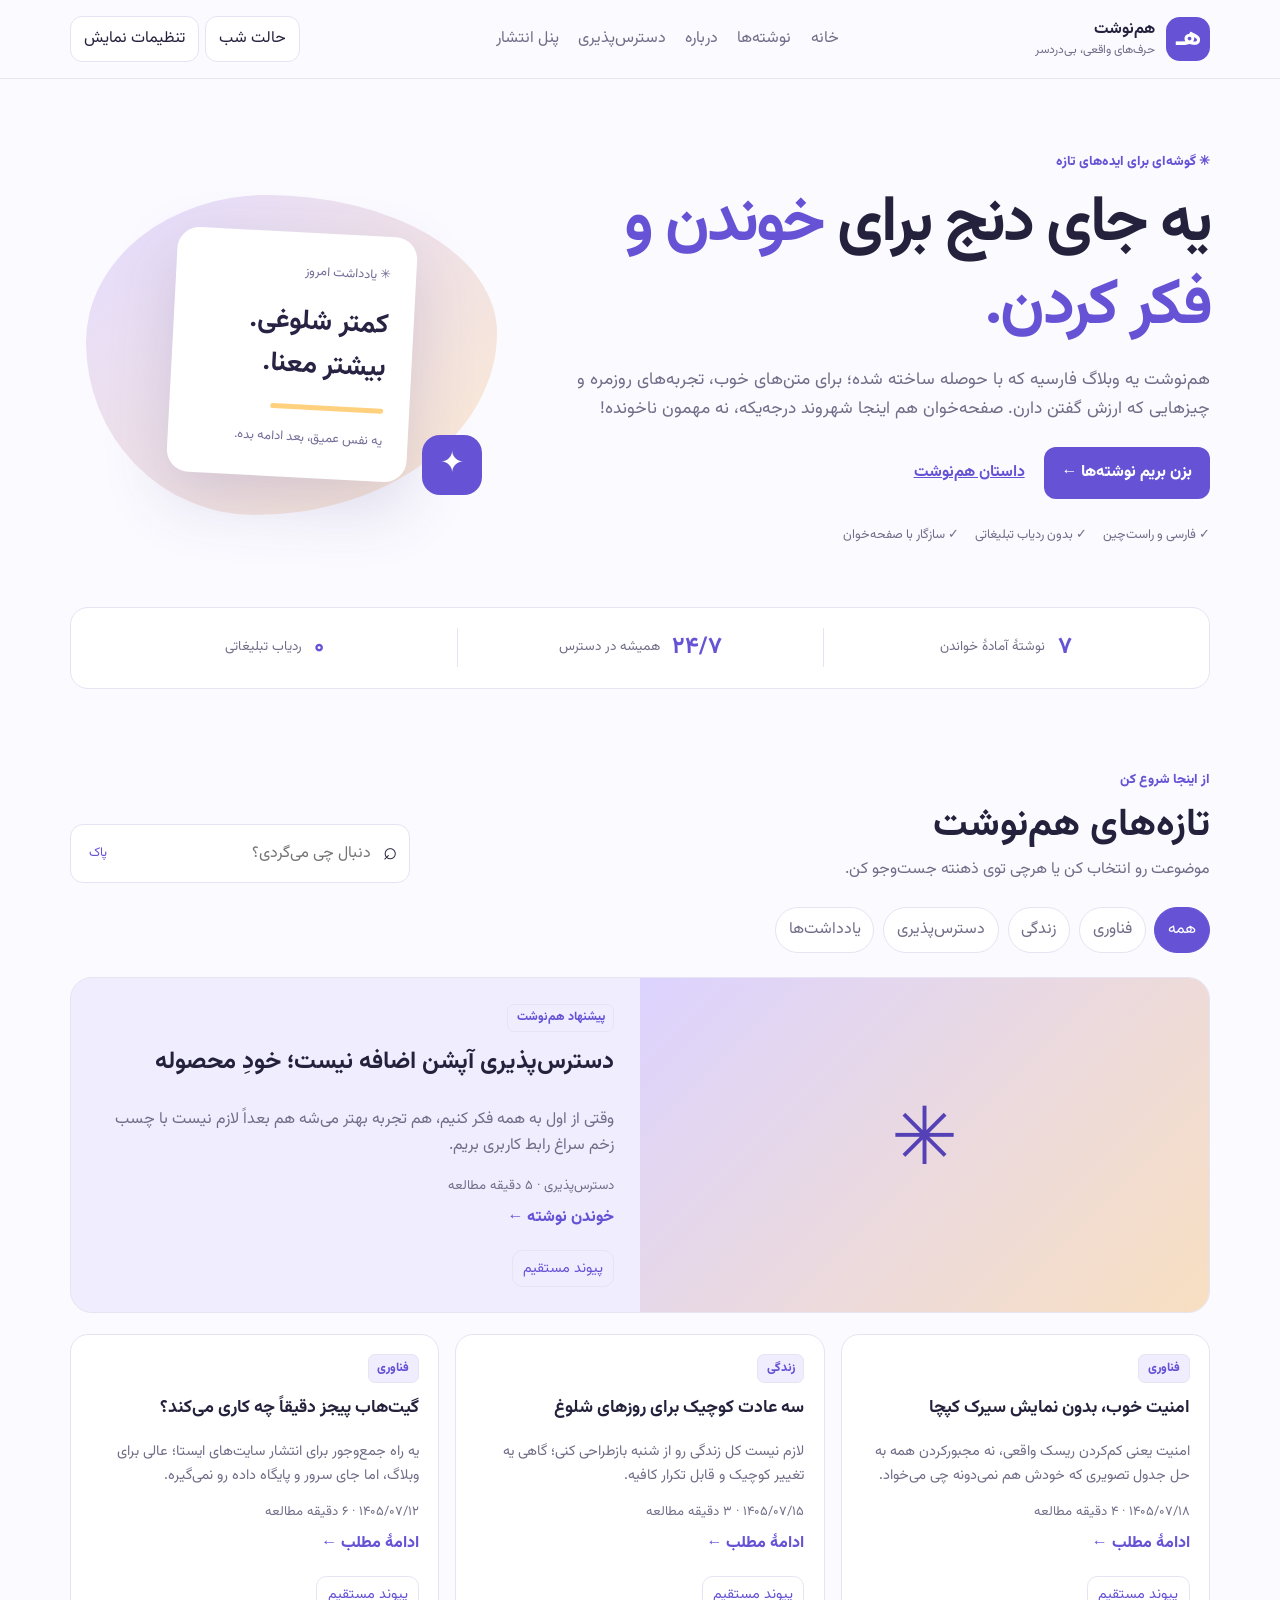
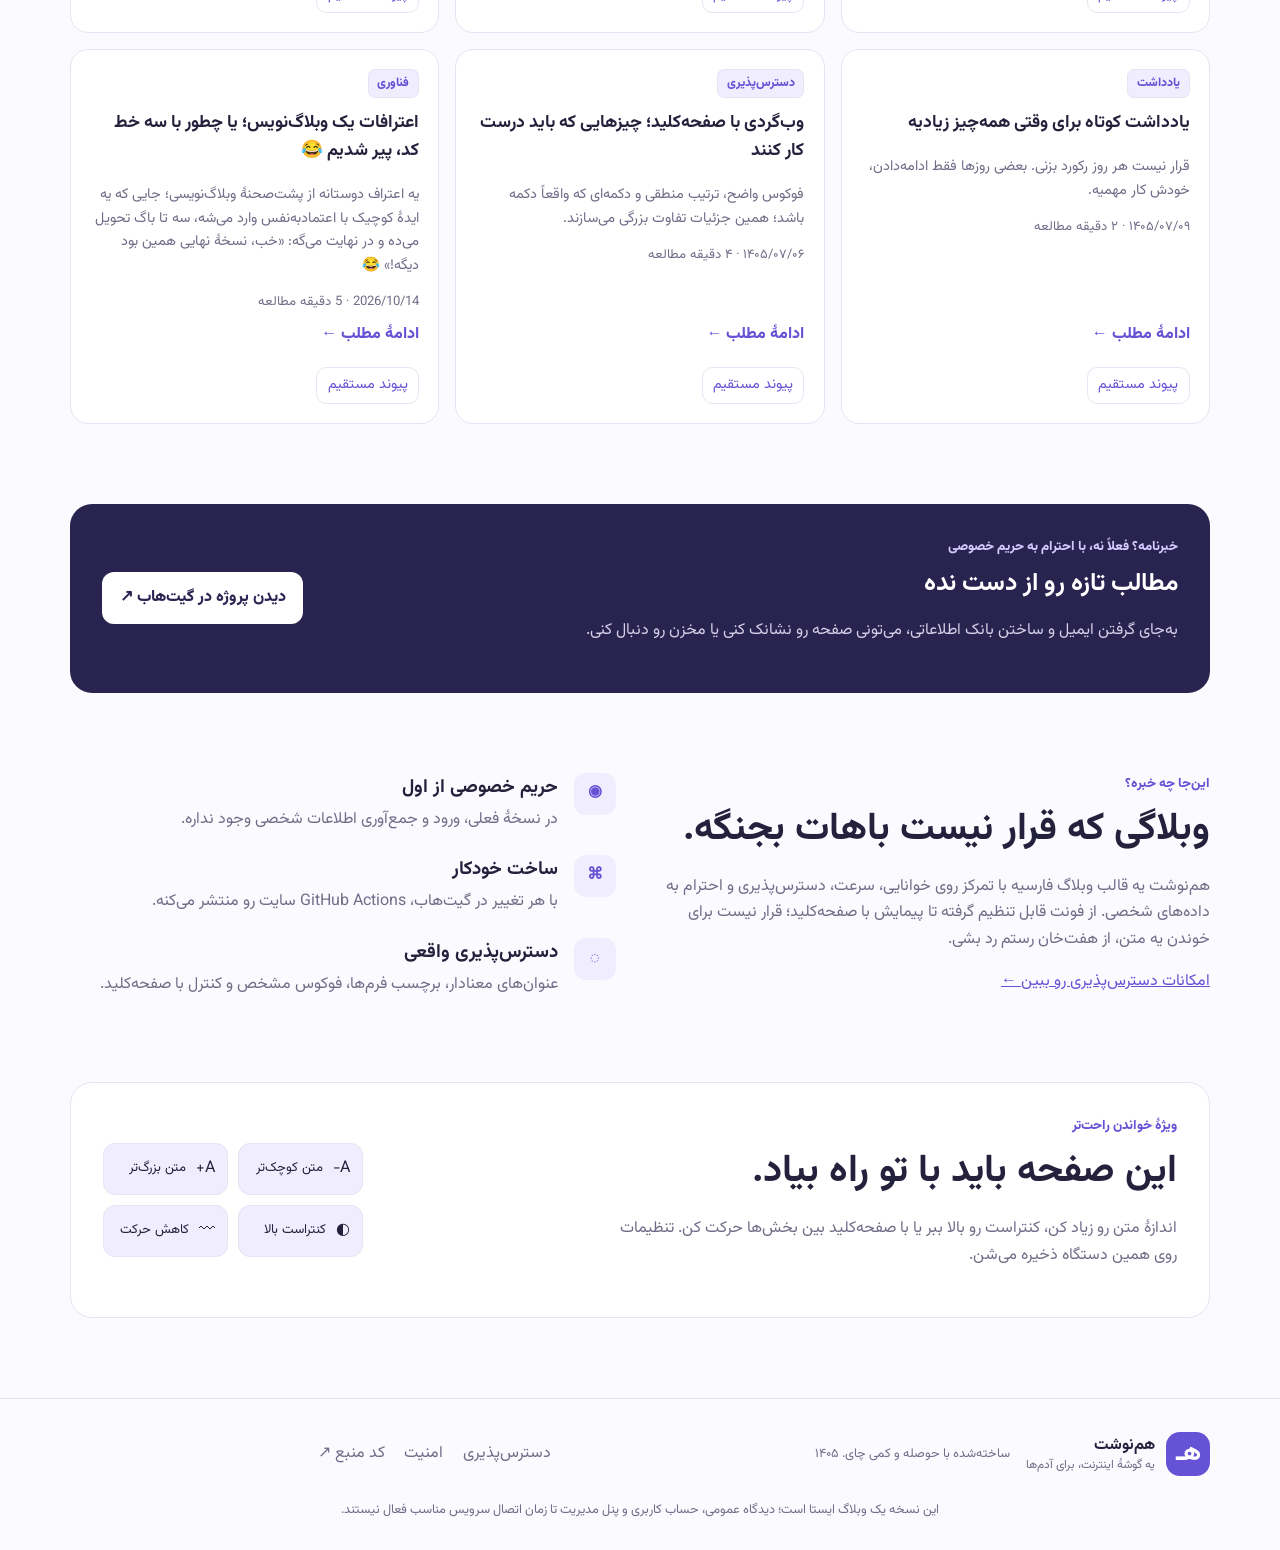
<file: index.html>
<!doctype html>
<html lang="fa" dir="rtl"><head><meta charset="utf-8"><meta name="viewport" content="width=device-width,initial-scale=1"><meta name="color-scheme" content="light dark"><meta name="description" content="هم‌نوشت؛ وبلاگی فارسی، امن‌محور و دسترس‌پذیر برای همه."><title>هم‌نوشت | وبلاگ برای همه</title><link rel="icon" href="assets/favicon.svg" type="image/svg+xml"><link rel="manifest" href="manifest.webmanifest"><link rel="stylesheet" href="assets/style.css"><script src="assets/app.js" defer></script></head>
<body><a class="skip" href="#main">رفتن به محتوای اصلی</a><header><div class="top"><a class="brand" href="#home"><span class="logo" aria-hidden="true">هـ</span><span><b>هم‌نوشت</b><small>حرف‌های واقعی، بی‌دردسر</small></span></a><button id="menuToggle" class="btn mobile" aria-expanded="false" aria-controls="nav">نمایش منو</button><nav id="nav" aria-label="ناوبری اصلی"><a href="#home">خانه</a><a href="#articles">نوشته‌ها</a><a href="#about">درباره</a><a href="#accessibility">دسترس‌پذیری</a><a href="admin/">پنل انتشار</a></nav><div class="head-tools"><button id="theme" class="btn" aria-pressed="false">حالت شب</button><button id="settingsOpen" class="btn" aria-haspopup="dialog">تنظیمات نمایش</button></div></div></header>
<main id="main" tabindex="-1"><section id="home" class="hero wrap"><div><p class="eyebrow">✳ گوشه‌ای برای ایده‌های تازه</p><h1>یه جای دنج برای <em>خوندن و فکر کردن.</em></h1><p class="lead">هم‌نوشت یه وبلاگ فارسیه که با حوصله ساخته شده؛ برای متن‌های خوب، تجربه‌های روزمره و چیزهایی که ارزش گفتن دارن. صفحه‌خوان هم اینجا شهروند درجه‌یکه، نه مهمون ناخونده!</p><div class="actions"><a class="primary" href="#articles">بزن بریم نوشته‌ها ←</a><a href="#about">داستان هم‌نوشت</a></div><p class="points">✓ فارسی و راست‌چین　 ✓ بدون ردیاب تبلیغاتی　 ✓ سازگار با صفحه‌خوان</p></div><div class="art" role="img" aria-label="طرح تزئینی یادداشت روز"><div class="paper"><span>✳ یادداشت امروز</span><strong>کمتر شلوغی.<br>بیشتر معنا.</strong><hr><small>یه نفس عمیق، بعد ادامه بده.</small></div><i>✦</i></div></section>
<section class="stats wrap" aria-label="آمار وبلاگ"><div><b id="count">۶</b><span>نوشتهٔ آمادهٔ خواندن</span></div><div><b>۲۴/۷</b><span>همیشه در دسترس</span></div><div><b>۰</b><span>ردیاب تبلیغاتی</span></div></section>
<section id="articles" class="wrap articles"><div class="section-head"><div><p class="eyebrow">از اینجا شروع کن</p><h2>تازه‌های هم‌نوشت</h2><p>موضوعت رو انتخاب کن یا هرچی توی ذهنته جست‌وجو کن.</p></div><label class="search"><span aria-hidden="true">⌕</span><span class="sr">جست‌وجو در نوشته‌ها</span><input id="search" type="search" placeholder="دنبال چی می‌گردی؟"><button id="clear" type="button" aria-label="پاک کردن جست‌وجو">پاک</button></label></div>
<div id="tabs" class="tabs" role="group" aria-label="فیلتر موضوع نوشته‌ها"><button class="active" data-cat="همه" aria-pressed="true">همه</button><button data-cat="فناوری" aria-pressed="false">فناوری</button><button data-cat="زندگی" aria-pressed="false">زندگی</button><button data-cat="دسترس‌پذیری" aria-pressed="false">دسترس‌پذیری</button><button data-cat="یادداشت" aria-pressed="false">یادداشت‌ها</button></div><p id="status" role="status" aria-live="polite" class="sr"></p><div id="featured"></div><div id="posts" class="grid"></div><div id="empty" hidden class="empty"><h3>چیزی پیدا نشد!</h3><p>یه عبارت دیگه امتحان کن یا فیلتر رو برگردون روی همه.</p><button id="reset" class="secondary">نمایش همهٔ نوشته‌ها</button></div></section>
<section class="newsletter wrap"><div><p class="eyebrow">خبرنامه؟ فعلاً نه، با احترام به حریم خصوصی</p><h2>مطالب تازه رو از دست نده</h2><p>به‌جای گرفتن ایمیل و ساختن بانک اطلاعاتی، می‌تونی صفحه رو نشانک کنی یا مخزن رو دنبال کنی.</p></div><a class="light" href="https://github.com/babayyamyrhsyn33-code/ai" target="_blank" rel="noopener noreferrer">دیدن پروژه در گیت‌هاب ↗</a></section>
<section id="about" class="wrap about"><div><p class="eyebrow">این‌جا چه خبره؟</p><h2>وبلاگی که قرار نیست باهات بجنگه.</h2><p>هم‌نوشت یه قالب وبلاگ فارسیه با تمرکز روی خوانایی، سرعت، دسترس‌پذیری و احترام به داده‌های شخصی. از فونت قابل تنظیم گرفته تا پیمایش با صفحه‌کلید؛ قرار نیست برای خوندن یه متن، از هفت‌خان رستم رد بشی.</p><a href="#accessibility">امکانات دسترس‌پذیری رو ببین ←</a></div><div class="values"><article><b aria-hidden="true">◉</b><div><h3>حریم خصوصی از اول</h3><p>در نسخهٔ فعلی، ورود و جمع‌آوری اطلاعات شخصی وجود نداره.</p></div></article><article><b aria-hidden="true">⌘</b><div><h3>ساخت خودکار</h3><p>با هر تغییر در گیت‌هاب، GitHub Actions سایت رو منتشر می‌کنه.</p></div></article><article><b aria-hidden="true">◌</b><div><h3>دسترس‌پذیری واقعی</h3><p>عنوان‌های معنادار، برچسب فرم‌ها، فوکوس مشخص و کنترل با صفحه‌کلید.</p></div></article></div></section>
<section id="accessibility" class="wrap access"><div><p class="eyebrow">ویژهٔ خواندن راحت‌تر</p><h2>این صفحه باید با تو راه بیاد.</h2><p>اندازهٔ متن رو زیاد کن، کنتراست رو بالا ببر یا با صفحه‌کلید بین بخش‌ها حرکت کن. تنظیمات روی همین دستگاه ذخیره می‌شن.</p></div><div class="access-tools"><button id="smaller">A− <span>متن کوچک‌تر</span></button><button id="bigger">A+ <span>متن بزرگ‌تر</span></button><button id="contrast" aria-pressed="false">◐ <span>کنتراست بالا</span></button><button id="motion" aria-pressed="false">〰 <span>کاهش حرکت</span></button></div></section>
<section id="settings" class="overlay" role="dialog" aria-modal="true" aria-labelledby="settingsTitle" hidden><div class="dialog"><div class="dialog-head"><h2 id="settingsTitle">تنظیمات نمایش</h2><button id="settingsClose" class="btn">بستن ✕</button></div><p>این تنظیمات فقط در همین مرورگر ذخیره می‌شن.</p><label class="setting">اندازهٔ متن <input id="fontSize" type="range" min="100" max="150" step="10" value="100"><output id="fontValue">۱۰۰٪</output></label><label class="setting">فاصلهٔ خطوط <select id="lineHeight"><option value="1.65">معمولی</option><option value="1.9">بازتر</option><option value="2.2">خیلی باز</option></select></label><button id="settingsReset" class="secondary">تنظیمات اولیه</button></div></section>
<section id="reader" class="overlay" role="dialog" aria-modal="true" aria-labelledby="readerTitle" hidden><article class="dialog reader"><div class="dialog-head"><span id="readerCat" class="tag"></span><button id="readerClose" class="btn">بستن ✕</button></div><h2 id="readerTitle" tabindex="-1"></h2><p id="readerMeta" class="muted"></p><div id="readerBody" class="reader-body"></div><div class="reader-actions"><button id="bookmark" class="secondary" aria-pressed="false">☆ ذخیره برای بعد</button><a id="sharePost" class="secondary" href="?post=a11y">کپی پیوند نوشته</a><a class="primary" href="https://github.com/babayyamyrhsyn33-code/ai/discussions" target="_blank" rel="noopener noreferrer">گفت‌وگو در گیت‌هاب ↗</a></div><p class="muted note">گفت‌وگوهای عمومی از طریق گیت‌هاب انجام می‌شن؛ برای فعال‌شدن Discussions باید این قابلیت در تنظیمات مخزن روشن باشه. این سایت رمز یا اطلاعات حساس نمی‌گیره.</p></article></section></main>
<footer><div class="foot wrap"><a class="brand" href="#home"><span class="logo" aria-hidden="true">هـ</span><span><b>هم‌نوشت</b><small>یه گوشهٔ اینترنت، برای آدم‌ها</small></span></a><p>ساخته‌شده با حوصله و کمی چای. ۱۴۰۵</p><nav aria-label="پیوندهای پایانی"><a href="#accessibility">دسترس‌پذیری</a><a href="SECURITY.md">امنیت</a><a href="https://github.com/babayyamyrhsyn33-code/ai" target="_blank" rel="noopener noreferrer">کد منبع ↗</a></nav></div><p class="footnote">این نسخه یک وبلاگ ایستا است؛ دیدگاه عمومی، حساب کاربری و پنل مدیریت تا زمان اتصال سرویس مناسب فعال نیستند.</p></footer></body></html>
</file>
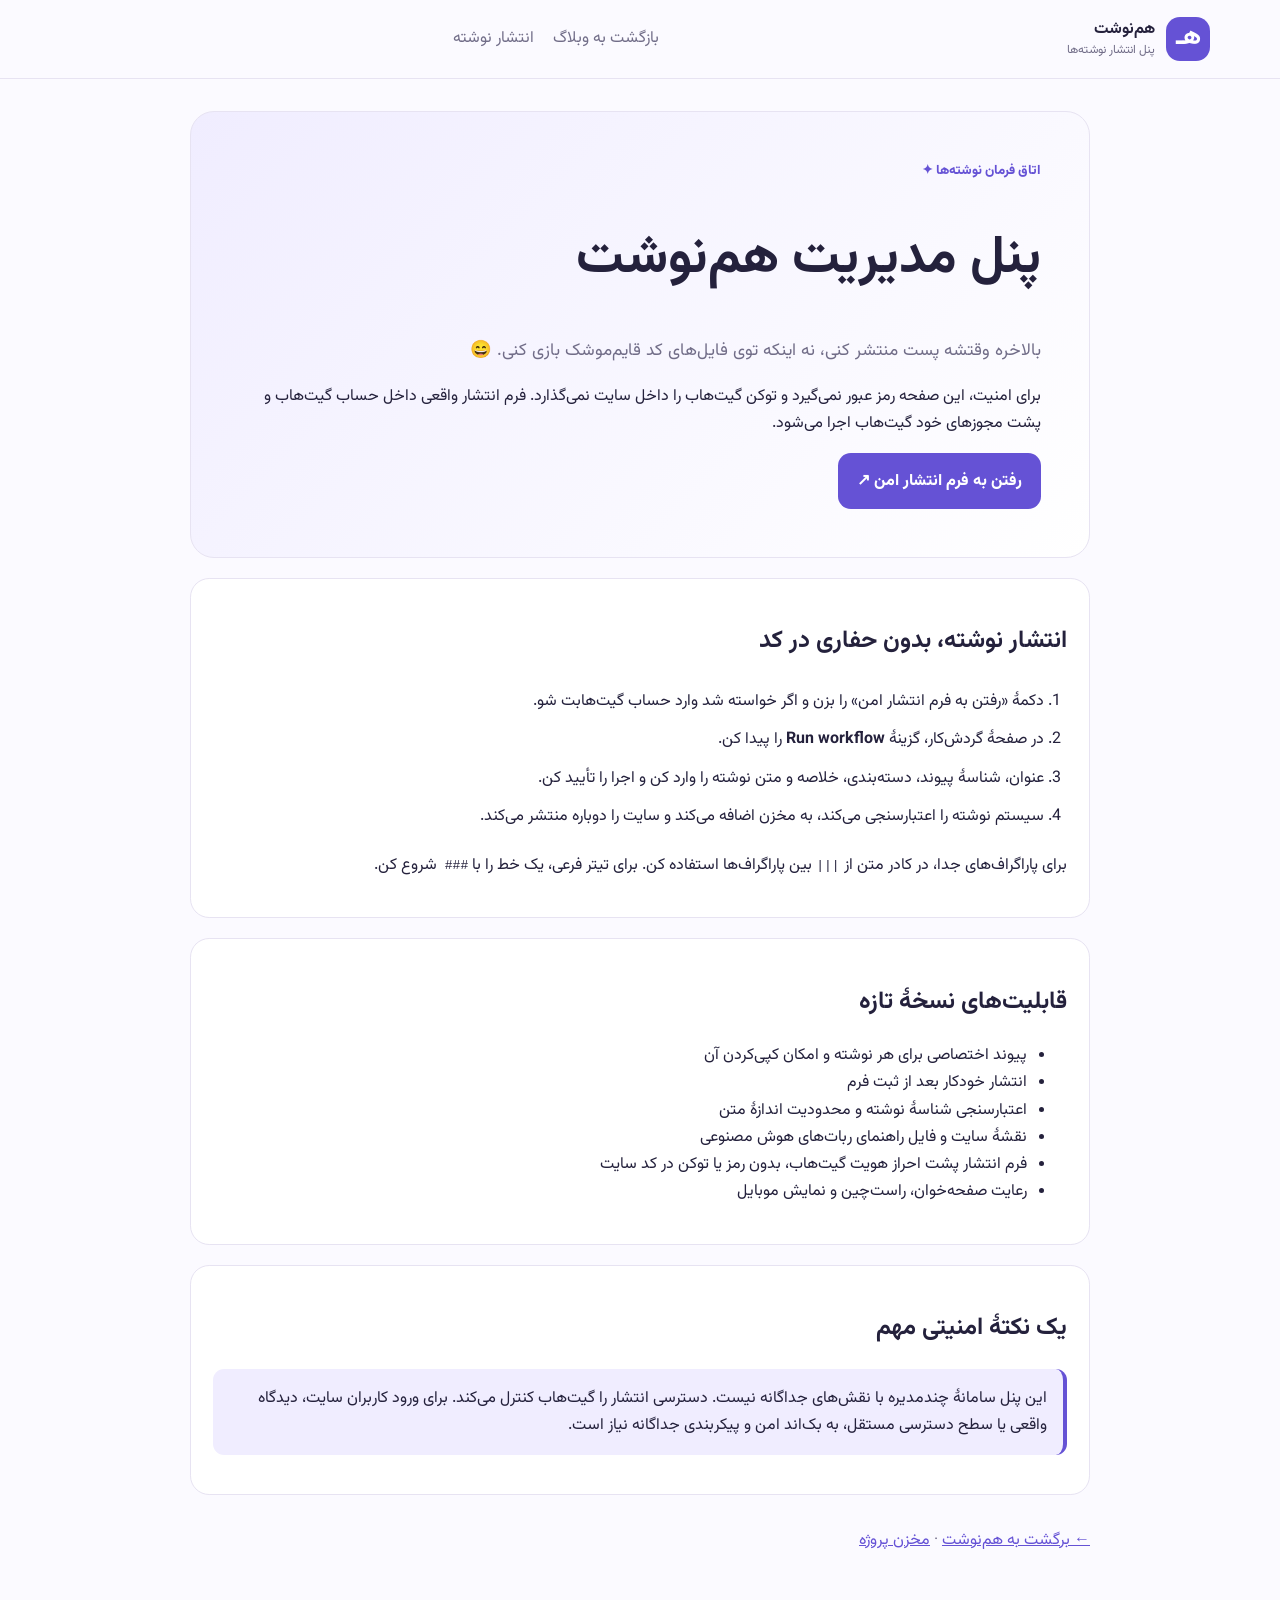
<file: admin/index.html>
<!doctype html>
<html lang="fa" dir="rtl"><head><meta charset="utf-8"><meta name="viewport" content="width=device-width,initial-scale=1"><meta name="robots" content="noindex,nofollow"><meta name="description" content="پنل انتشار امن نوشته‌های هم‌نوشت"><title>پنل انتشار | هم‌نوشت</title><link rel="icon" href="../assets/favicon.svg" type="image/svg+xml"><link rel="stylesheet" href="../assets/style.css"></head>
<body><a class="skip" href="#main">رفتن به محتوای اصلی</a><header><div class="top"><a class="brand" href="../"><span class="logo" aria-hidden="true">هـ</span><span><b>هم‌نوشت</b><small>پنل انتشار نوشته‌ها</small></span></a><nav aria-label="ناوبری اصلی"><a href="../">بازگشت به وبلاگ</a><a href="https://github.com/babayyamyrhsyn33-code/ai/actions/workflows/publish-post.yml">انتشار نوشته</a></nav></div></header>
<main id="main" tabindex="-1" class="admin-wrap"><section class="admin-hero"><p class="eyebrow">اتاق فرمان نوشته‌ها ✦</p><h1>پنل مدیریت هم‌نوشت</h1><p class="lead">بالاخره وقتشه پست منتشر کنی، نه اینکه توی فایل‌های کد قایم‌موشک بازی کنی. 😄</p><p>برای امنیت، این صفحه رمز عبور نمی‌گیرد و توکن گیت‌هاب را داخل سایت نمی‌گذارد. فرم انتشار واقعی داخل حساب گیت‌هاب و پشت مجوزهای خود گیت‌هاب اجرا می‌شود.</p><a class="admin-button" href="https://github.com/babayyamyrhsyn33-code/ai/actions/workflows/publish-post.yml">رفتن به فرم انتشار امن ↗</a></section>
<section class="admin-panel"><h2>انتشار نوشته، بدون حفاری در کد</h2><ol class="admin-steps"><li>دکمهٔ «رفتن به فرم انتشار امن» را بزن و اگر خواسته شد وارد حساب گیت‌هابت شو.</li><li>در صفحهٔ گردش‌کار، گزینهٔ <b>Run workflow</b> را پیدا کن.</li><li>عنوان، شناسهٔ پیوند، دسته‌بندی، خلاصه و متن نوشته را وارد کن و اجرا را تأیید کن.</li><li>سیستم نوشته را اعتبارسنجی می‌کند، به مخزن اضافه می‌کند و سایت را دوباره منتشر می‌کند.</li></ol><p>برای پاراگراف‌های جدا، در کادر متن از <code>|||</code> بین پاراگراف‌ها استفاده کن. برای تیتر فرعی، یک خط را با <code>### </code> شروع کن.</p></section>
<section class="admin-panel"><h2>قابلیت‌های نسخهٔ تازه</h2><ul><li>پیوند اختصاصی برای هر نوشته و امکان کپی‌کردن آن</li><li>انتشار خودکار بعد از ثبت فرم</li><li>اعتبارسنجی شناسهٔ نوشته و محدودیت اندازهٔ متن</li><li>نقشهٔ سایت و فایل راهنمای ربات‌های هوش مصنوعی</li><li>فرم انتشار پشت احراز هویت گیت‌هاب، بدون رمز یا توکن در کد سایت</li><li>رعایت صفحه‌خوان، راست‌چین و نمایش موبایل</li></ul></section>
<section class="admin-panel"><h2>یک نکتهٔ امنیتی مهم</h2><p class="security-note">این پنل سامانهٔ چندمدیره با نقش‌های جداگانه نیست. دسترسی انتشار را گیت‌هاب کنترل می‌کند. برای ورود کاربران سایت، دیدگاه واقعی یا سطح دسترسی مستقل، به بک‌اند امن و پیکربندی جداگانه نیاز است.</p></section>
<p class="admin-footer"><a href="../">← برگشت به هم‌نوشت</a> · <a href="https://github.com/babayyamyrhsyn33-code/ai">مخزن پروژه</a></p></main></body></html>
</file>
<file: assets/style.css>
@import url('https://fonts.googleapis.com/css2?family=Vazirmatn:wght@400;500;600;700;800&display=swap');
:root{font-family:Vazirmatn,Tahoma,Arial,sans-serif;font-size:100%;color:#24213c;background:#fbfaff;--ink:#24213c;--muted:#716d88;--paper:#fbfaff;--card:#fff;--line:#e7e3f2;--soft:#f0edff;--primary:#6552d5;--line-height:1.7}*{box-sizing:border-box}html{scroll-behavior:smooth;scroll-padding-top:6rem}body{margin:0;background:var(--paper);color:var(--ink);line-height:var(--line-height)}body.dark{--ink:#f6f2ff;--muted:#c3bdd9;--paper:#131221;--card:#211e34;--line:#39344e;--soft:#30294f;--primary:#b4a8ff}body.contrast{--ink:#000;--muted:#222;--paper:#fff;--card:#fff;--line:#000;--soft:#eee;--primary:#0000a0}body.dark.contrast{--ink:#fff;--muted:#fff;--paper:#000;--card:#000;--line:#fff;--soft:#161616;--primary:#ffeb00}button,input,select{font:inherit}button,a{outline-offset:4px}button:focus-visible,a:focus-visible,input:focus-visible,select:focus-visible{outline:3px solid #ff982f;outline-offset:3px}a{color:var(--primary)}button{cursor:pointer}.wrap,.top,.foot{width:min(1140px,calc(100% - 36px));margin-inline:auto}.skip{position:absolute;top:-100px;right:1rem;background:white;color:black;padding:1rem;z-index:100}.skip:focus{top:1rem}.sr{position:absolute!important;width:1px;height:1px;overflow:hidden;clip:rect(0,0,0,0);white-space:nowrap}header{position:sticky;top:0;z-index:10;background:var(--paper);border-bottom:1px solid var(--line)}.top{display:flex;align-items:center;gap:1.6rem;min-height:78px}.brand{display:flex;align-items:center;gap:.7rem;text-decoration:none;color:var(--ink);flex-shrink:0}.logo{display:grid;place-items:center;width:44px;height:44px;border-radius:14px;background:var(--primary);color:white;font-size:1.6rem;font-weight:800}.brand b,.brand small{display:block;line-height:1.4}.brand small{font-size:.75rem;color:var(--muted)}nav{display:flex;gap:1.2rem;margin-inline:auto}nav a,footer a{color:var(--muted);text-decoration:none}.head-tools{display:flex;gap:.4rem}.btn,.tabs button,.secondary{border:1px solid var(--line);border-radius:12px;padding:.55rem .8rem;background:var(--card);color:var(--ink)}.mobile{display:none}.hero{display:grid;grid-template-columns:1.2fr .8fr;align-items:center;gap:2rem;padding-block:4.5rem 3rem;min-height:470px}.eyebrow{color:var(--primary);font-weight:800;font-size:.83rem;margin:0 0 .6rem}.hero h1{font-size:clamp(2.3rem,5vw,4.1rem);line-height:1.3;letter-spacing:-.04em;margin:.5rem 0 1rem}.hero h1 em{font-style:normal;color:var(--primary)}.lead{font-size:1.08rem;color:var(--muted);max-width:650px}.actions{display:flex;align-items:center;gap:1.2rem;margin-top:1.5rem}.primary,.light{display:inline-flex;align-items:center;justify-content:center;gap:.5rem;border:0;border-radius:12px;padding:.8rem 1.1rem;background:var(--primary);color:white;text-decoration:none;font-weight:800}.actions>a:last-child{font-weight:700}.points{font-size:.8rem;color:var(--muted);margin-top:1.6rem}.art{min-height:320px;display:grid;place-items:center;position:relative;background:linear-gradient(140deg,#e4dcff,#fce8d0);border-radius:44% 56% 59% 41% / 46% 43% 57% 54%;margin:1rem}.paper{background:white;color:#282343;border-radius:22px;padding:1.6rem;width:240px;min-height:245px;display:flex;flex-direction:column;gap:1.1rem;justify-content:center;box-shadow:0 25px 65px #51458a30;transform:rotate(3deg)}.paper span,.paper small{color:#756c98;font-size:.8rem}.paper strong{font-size:1.7rem;line-height:1.6}.paper hr{border:0;height:5px;width:60%;margin:0;background:#ffd17e;border-radius:8px}.art i{position:absolute;bottom:20px;right:15px;background:#6552d5;color:white;width:60px;height:60px;border-radius:18px;display:grid;place-items:center;font-size:1.8rem;font-style:normal}.stats{display:grid;grid-template-columns:repeat(3,1fr);background:var(--card);border:1px solid var(--line);border-radius:18px;padding:1.3rem}.stats div{display:flex;justify-content:center;align-items:center;gap:.8rem;border-left:1px solid var(--line)}.stats div:last-child{border:0}.stats b{font-size:1.45rem;color:var(--primary)}.stats span{font-size:.84rem;color:var(--muted)}.articles{padding-block:5rem}.section-head{display:flex;align-items:end;justify-content:space-between;gap:2rem}.section-head h2,.about h2,.access h2,.newsletter h2{font-size:clamp(1.8rem,3vw,2.4rem);line-height:1.4;margin:.2rem 0}.section-head p:not(.eyebrow){color:var(--muted);margin:0}.search{display:flex;align-items:center;gap:.6rem;background:var(--card);border:1px solid var(--line);border-radius:13px;padding:.55rem .75rem;min-width:min(340px,100%)}.search>span:first-child{font-size:1.5rem}.search input{border:0;outline:0;background:transparent;color:var(--ink);width:100%;min-width:0}.search button{border:0;background:none;color:var(--primary);font-size:.8rem}.tabs{display:flex;gap:.55rem;flex-wrap:wrap;margin:1.5rem 0}.tabs button{border-radius:30px;color:var(--muted)}.tabs button.active{background:var(--primary);color:white;border-color:var(--primary)}.feature{display:grid;grid-template-columns:1fr 1fr;border-radius:22px;overflow:hidden;background:var(--soft);border:1px solid var(--line);margin:1rem 0 1.3rem}.feature-art{display:grid;place-items:center;background:linear-gradient(135deg,#dcd3ff,#f8dfc1);color:#5541b6;font-size:5rem;min-height:220px}.feature-copy{padding:1.6rem;display:flex;flex-direction:column;align-items:start;justify-content:center}.tag{display:inline-block;background:var(--soft);border:1px solid var(--line);border-radius:7px;padding:.2rem .55rem;font-size:.76rem;color:var(--primary);font-weight:800}.feature h3{font-size:1.5rem;line-height:1.5;margin:.7rem 0}.feature p,.post p{color:var(--muted)}.meta,.muted{color:var(--muted);font-size:.82rem}.read{border:0;background:none;padding:.5rem 0;color:var(--primary);font-weight:800}.grid{display:grid;grid-template-columns:repeat(3,minmax(0,1fr));gap:1rem}.post{display:flex;flex-direction:column;align-items:start;background:var(--card);border:1px solid var(--line);border-radius:18px;padding:1.2rem;min-height:240px}.post h3{font-size:1.1rem;line-height:1.6;margin:.7rem 0 .2rem}.post p{font-size:.9rem}.post .read{margin-top:auto}.empty{text-align:center;padding:3rem;border:1px dashed var(--line);border-radius:18px}.newsletter{display:flex;align-items:center;justify-content:space-between;gap:1.5rem;padding:2rem;border-radius:22px;background:#29234f;color:white;margin-bottom:5rem}.newsletter .eyebrow{color:#d3caff}.newsletter h2{font-size:1.55rem}.newsletter p:not(.eyebrow){color:#d5d0e8}.light{background:white;color:#2b2453;white-space:nowrap}.about{display:grid;grid-template-columns:1fr 1fr;gap:3rem;padding-bottom:5rem}.about p:not(.eyebrow){color:var(--muted)}.values{display:grid;gap:1.2rem}.values article{display:flex;gap:1rem}.values article>b{display:grid;place-items:center;width:42px;height:42px;flex-shrink:0;background:var(--soft);color:var(--primary);border-radius:12px}.values h3{margin:0}.values p{margin:.2rem 0}.access{display:flex;justify-content:space-between;align-items:center;gap:2rem;padding:2rem;border:1px solid var(--line);border-radius:22px;background:var(--card);margin-bottom:5rem}.access>div:first-child{max-width:580px}.access p:not(.eyebrow){color:var(--muted)}.access-tools{display:grid;grid-template-columns:repeat(2,minmax(125px,1fr));gap:.6rem}.access-tools button{display:flex;align-items:center;gap:.6rem;text-align:right;padding:.75rem;background:var(--soft);border:1px solid var(--line);color:var(--ink);border-radius:12px}.access-tools span{font-size:.82rem}.access-tools button[aria-pressed=true]{outline:2px solid var(--primary)}.overlay{position:fixed;inset:0;z-index:40;background:#0b0a1bc4;display:grid;place-items:center;padding:1rem;overflow:auto}.overlay[hidden]{display:none}.dialog{width:min(760px,100%);max-height:90dvh;overflow:auto;background:var(--card);color:var(--ink);border:1px solid var(--line);border-radius:20px;padding:1.4rem}.dialog-head{display:flex;align-items:center;justify-content:space-between;gap:1rem}.dialog-head h2{margin:.2rem 0}.setting{display:grid;grid-template-columns:1fr 1.5fr auto;gap:1rem;align-items:center;padding:1rem 0;border-bottom:1px solid var(--line)}.setting input,.setting select{width:100%;max-width:100%}.reader-body{font-size:1.08rem;line-height:2}.reader-body h3{margin-top:1.5rem}.reader-actions{display:flex;gap:.7rem;flex-wrap:wrap;border-top:1px solid var(--line);padding-top:1rem;margin-top:1.5rem}.note{font-size:.84rem}.reader-actions .secondary{font-weight:700}footer{border-top:1px solid var(--line);padding:2rem 0 1rem}.foot{display:flex;align-items:center;justify-content:space-between;gap:1rem}.foot p,.footnote{font-size:.8rem;color:var(--muted)}.footnote{text-align:center;padding-inline:1rem;margin-top:1.4rem}.reduce-motion *{scroll-behavior:auto!important;animation:none!important;transition:none!important}@media(max-width:850px){.top{gap:.8rem}.top nav{gap:.7rem}.grid{grid-template-columns:repeat(2,minmax(0,1fr))}.access{align-items:start;flex-direction:column}}@media(max-width:650px){.wrap,.top,.foot{width:calc(100% - 28px)}.top{flex-wrap:wrap;padding-block:.6rem}.brand{margin-left:auto}.mobile{display:block}.head-tools{order:3}.top nav{display:none;order:4;flex-basis:100%;flex-wrap:wrap;padding:.4rem 0 1rem}.top nav.open{display:flex}.hero{grid-template-columns:1fr;padding-block:3rem 2rem}.hero h1{font-size:2.5rem}.art{min-height:260px}.stats{padding:.9rem .3rem}.stats div{flex-direction:column;gap:.2rem;text-align:center}.stats span{font-size:.7rem}.articles{padding-block:3.5rem}.section-head{align-items:stretch;flex-direction:column;gap:1rem}.search{min-width:0}.feature{grid-template-columns:1fr}.feature-art{min-height:130px}.feature-copy{padding:1.2rem}.grid{grid-template-columns:1fr}.post{min-height:200px}.newsletter{align-items:start;flex-direction:column;padding:1.3rem;margin-bottom:4rem}.light{white-space:normal}.about{grid-template-columns:1fr;gap:2rem;padding-bottom:4rem}.access{padding:1.2rem;margin-bottom:3.5rem}.access-tools{width:100%;grid-template-columns:repeat(2,minmax(0,1fr))}.foot{flex-wrap:wrap;justify-content:center;text-align:center}.foot>p{width:100%}.foot nav{margin:auto;flex-wrap:wrap;justify-content:center}.setting{grid-template-columns:1fr auto}.setting input,.setting select{grid-column:1/-1;grid-row:2}.reader-actions .primary,.reader-actions .secondary{width:100%}}@media(prefers-reduced-motion:reduce){html{scroll-behavior:auto}*{animation:none!important;transition:none!important}}
.permalink{display:inline-block;margin-block-start:.65rem;padding:.35rem .65rem;border:1px solid var(--line);border-radius:.65rem;font-size:.9rem;text-decoration:none}.permalink:hover,.permalink:focus-visible{background:var(--soft)}
.admin-wrap{width:min(900px,calc(100% - 32px));margin:2rem auto 4rem}.admin-hero{padding:clamp(1.4rem,4vw,3rem);border-radius:1.5rem;background:linear-gradient(135deg,var(--soft),var(--card));border:1px solid var(--line)}.admin-hero h1{font-size:clamp(2rem,5vw,3.3rem);line-height:1.25}.admin-panel{margin-top:1.25rem;padding:1.4rem;border:1px solid var(--line);border-radius:1.2rem;background:var(--card)}.admin-steps{padding-inline-start:1.4rem}.admin-steps li{padding:.35rem 0}.admin-button{display:inline-block;padding:.9rem 1.2rem;border-radius:.8rem;background:var(--primary);color:white;font-weight:800;text-decoration:none}.admin-button:focus-visible{outline:3px solid #ff982f;outline-offset:4px}.security-note{border-inline-start:4px solid var(--primary);padding:1rem;background:var(--soft);border-radius:.7rem}.admin-footer{margin-top:2rem;color:var(--muted)}
</file>
